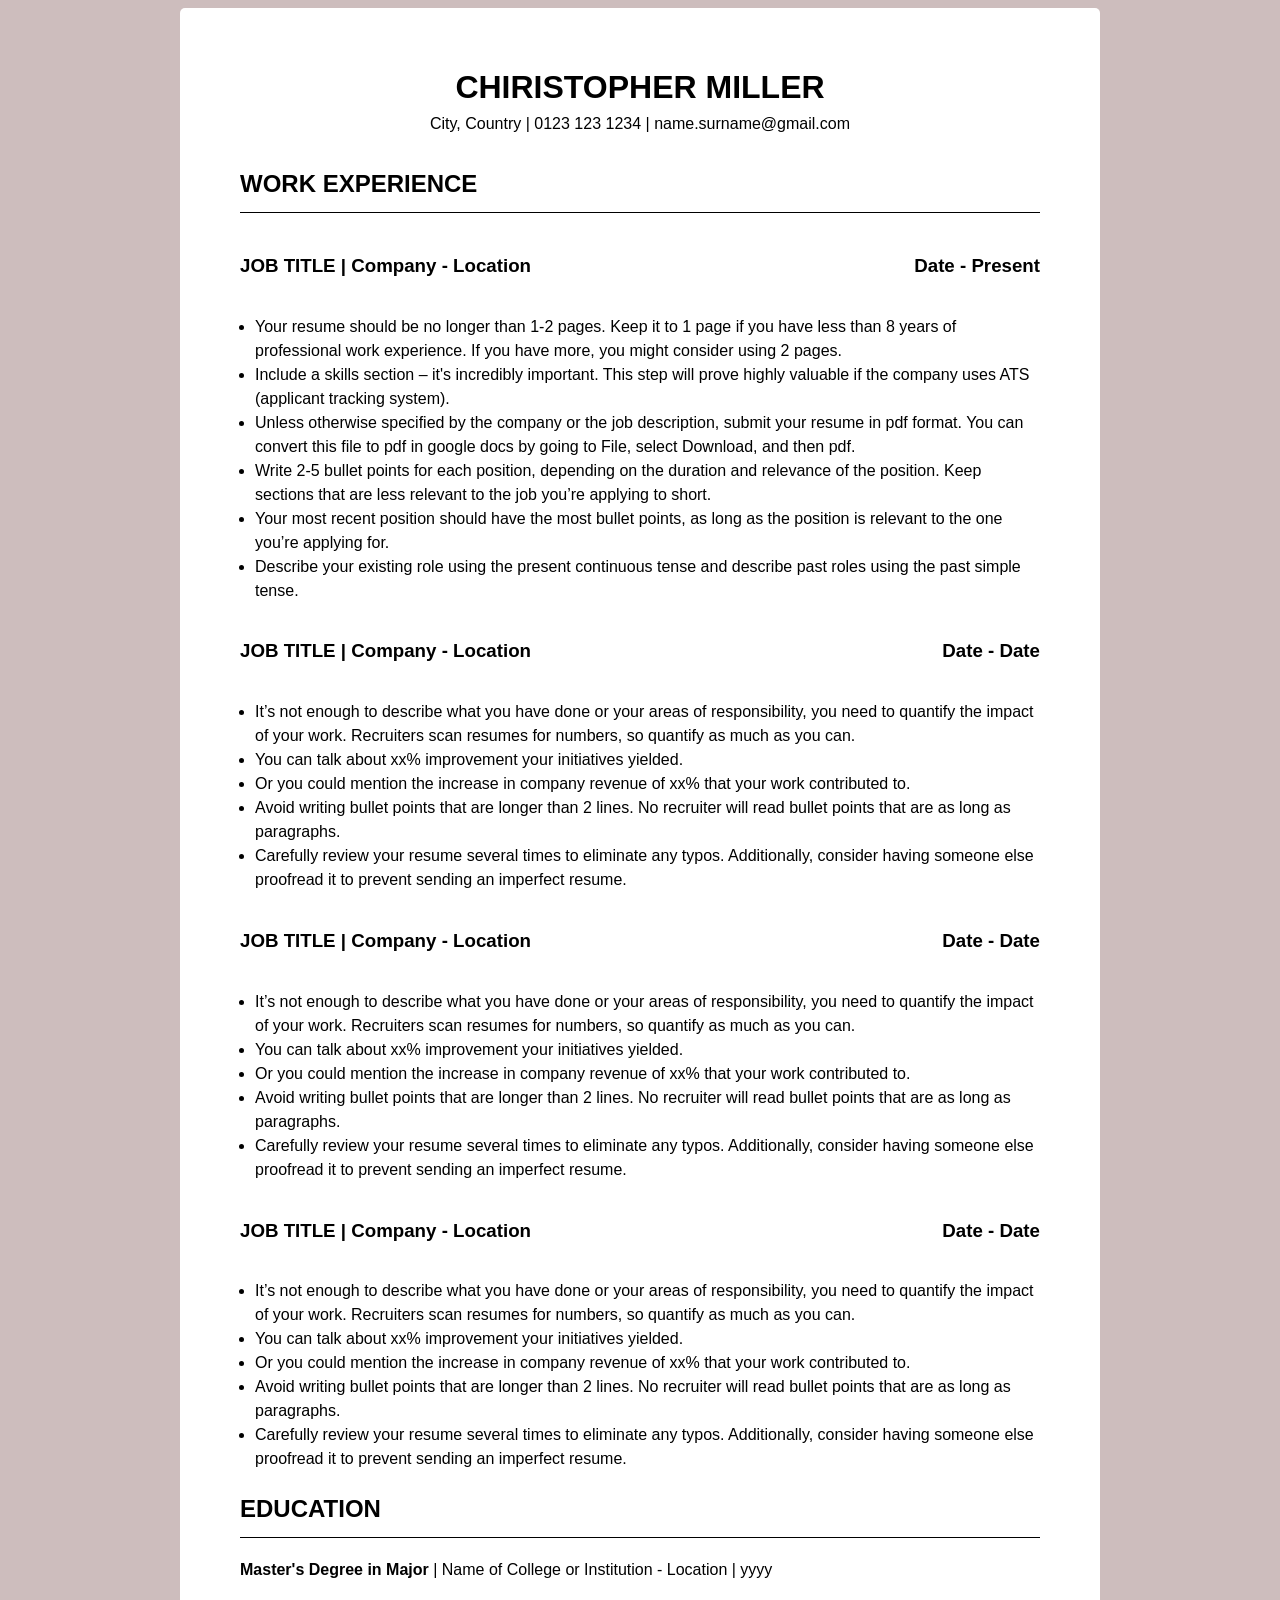
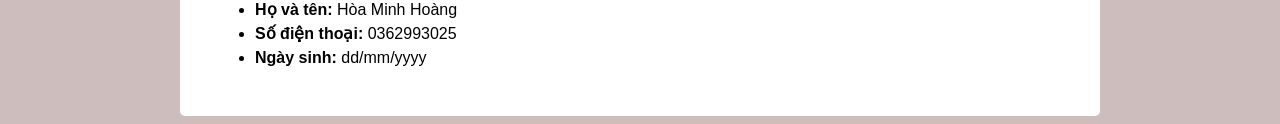
<file: bai1/cv.html>
<!DOCTYPE html>
<html lang="en">
<head>
    <meta charset="UTF-8">
    <meta name="viewport" content="width=device-width, initial-scale=1.0">
    <link rel="stylesheet" href="style.css">
    <title>Document</title>
</head>
<body>
        <div class="container">
            <div class="header">
                <h1 class="td">CHIRISTOPHER MILLER</h1>
                <p class="pd">City, Country | 0123 123 1234 | name.surname@gmail.com</p>
            </div>
            <!-- body -->
            <div class="content">
                <h2 class="pd1">WORK EXPERIENCE</h2>
                 <!-- JOBTITLE 1 -->
                <div class="cartzero">
                    <div class="jotitle0">
                        <h3>JOB TITLE | Company - Location</h3>
                        <h3>Date - Present</h3>
                    </div>
                    <div>
                         <ul>
                            <li>Your resume should be no longer than 1-2 pages. Keep it to 1 page if you have less than 8 years of professional work experience. If you have more, you might consider using 2 pages.</li>
                            <li>Include a skills section – it's incredibly important. This step will prove highly valuable if the company uses ATS (applicant tracking system).</li>
                            <li>Unless otherwise specified by the company or the job description, submit your resume in pdf format. You can convert this file to pdf in google docs by going to File, select Download, and then pdf.</li>
                            <li>Write 2-5 bullet points for each position, depending on the duration and relevance of the position. Keep sections that are less relevant to the job you’re applying to short.</li>
                            <li>Your most recent position should have the most bullet points, as long as the position is relevant to the one you’re applying for.</li>
                            <li>Describe your existing role using the present continuous tense and describe past roles using the past simple tense.</li>
                        </ul>
                    </div>
                </div>
                <!-- JOBTITLE 2 -->
                <div class="cartone">
                     <div class="jotitle1">
                        <h3>JOB TITLE | Company - Location</h3>
                        <h3>Date - Date</h3>
                    </div>
                    <div>
                        <ul>
                            <li>It’s not enough to describe what you have done or your areas of responsibility, you need to quantify the impact of your work. Recruiters scan resumes for numbers, so quantify as much as you can.</li>
                            <li>You can talk about xx% improvement your initiatives yielded.</li>
                            <li>Or you could mention the increase in company revenue of xx% that your work contributed to.</li>
                            <li>Avoid writing bullet points that are longer than 2 lines. No recruiter will read bullet points that are as long as paragraphs.</li>
                            <li>Carefully review your resume several times to eliminate any typos. Additionally, consider having someone else proofread it to prevent sending an imperfect resume.</li>
                        </ul>
                    </div>
                </div>
                 <!-- JOBTITLE 3 -->
                <div class="carttwo">
                    <div class="jotitle2">
                        <h3>JOB TITLE | Company - Location</h3>
                        <h3>Date - Date</h3>
                    </div>
                    <ul>
                            <li>It’s not enough to describe what you have done or your areas of responsibility, you need to quantify the impact of your work. Recruiters scan resumes for numbers, so quantify as much as you can.</li>
                            <li>You can talk about xx% improvement your initiatives yielded.</li>
                            <li>Or you could mention the increase in company revenue of xx% that your work contributed to.</li>
                            <li>Avoid writing bullet points that are longer than 2 lines. No recruiter will read bullet points that are as long as paragraphs.</li>
                            <li>Carefully review your resume several times to eliminate any typos. Additionally, consider having someone else proofread it to prevent sending an imperfect resume.</li>
                    </ul>
                </div>
                 <!-- JOBTITLE 4 -->
                <div class="cartfour">
                     <div class="jotitle4">
                        <h3>JOB TITLE | Company - Location</h3>
                        <h3>Date - Date</h3>
                    </div>
                     <ul>
                            <li>It’s not enough to describe what you have done or your areas of responsibility, you need to quantify the impact of your work. Recruiters scan resumes for numbers, so quantify as much as you can.</li>
                            <li>You can talk about xx% improvement your initiatives yielded.</li>
                            <li>Or you could mention the increase in company revenue of xx% that your work contributed to.</li>
                            <li>Avoid writing bullet points that are longer than 2 lines. No recruiter will read bullet points that are as long as paragraphs.</li>
                            <li>Carefully review your resume several times to eliminate any typos. Additionally, consider having someone else proofread it to prevent sending an imperfect resume.</li>
                    </ul>
                </div>
                 <!-- JOBTITLE 5 -->
                <div class="cartfive">
                    <h2  class="jotitle5">EDUCATION</h2>
                    <p><strong>Master's Degree in Major</strong> | Name of College or Institution - Location | yyyy</p>
                    <ul>
                        <li><strong>Họ và tên:</strong> Hòa Minh Hoàng</li>
                        <li><strong>Số điện thoại:</strong> 0362993025</li>
                        <li><strong>Ngày sinh:</strong> dd/mm/yyyy</li>
                    </ul>
                </div>
            </div>
        </div>
</body> 
</html>
</file>
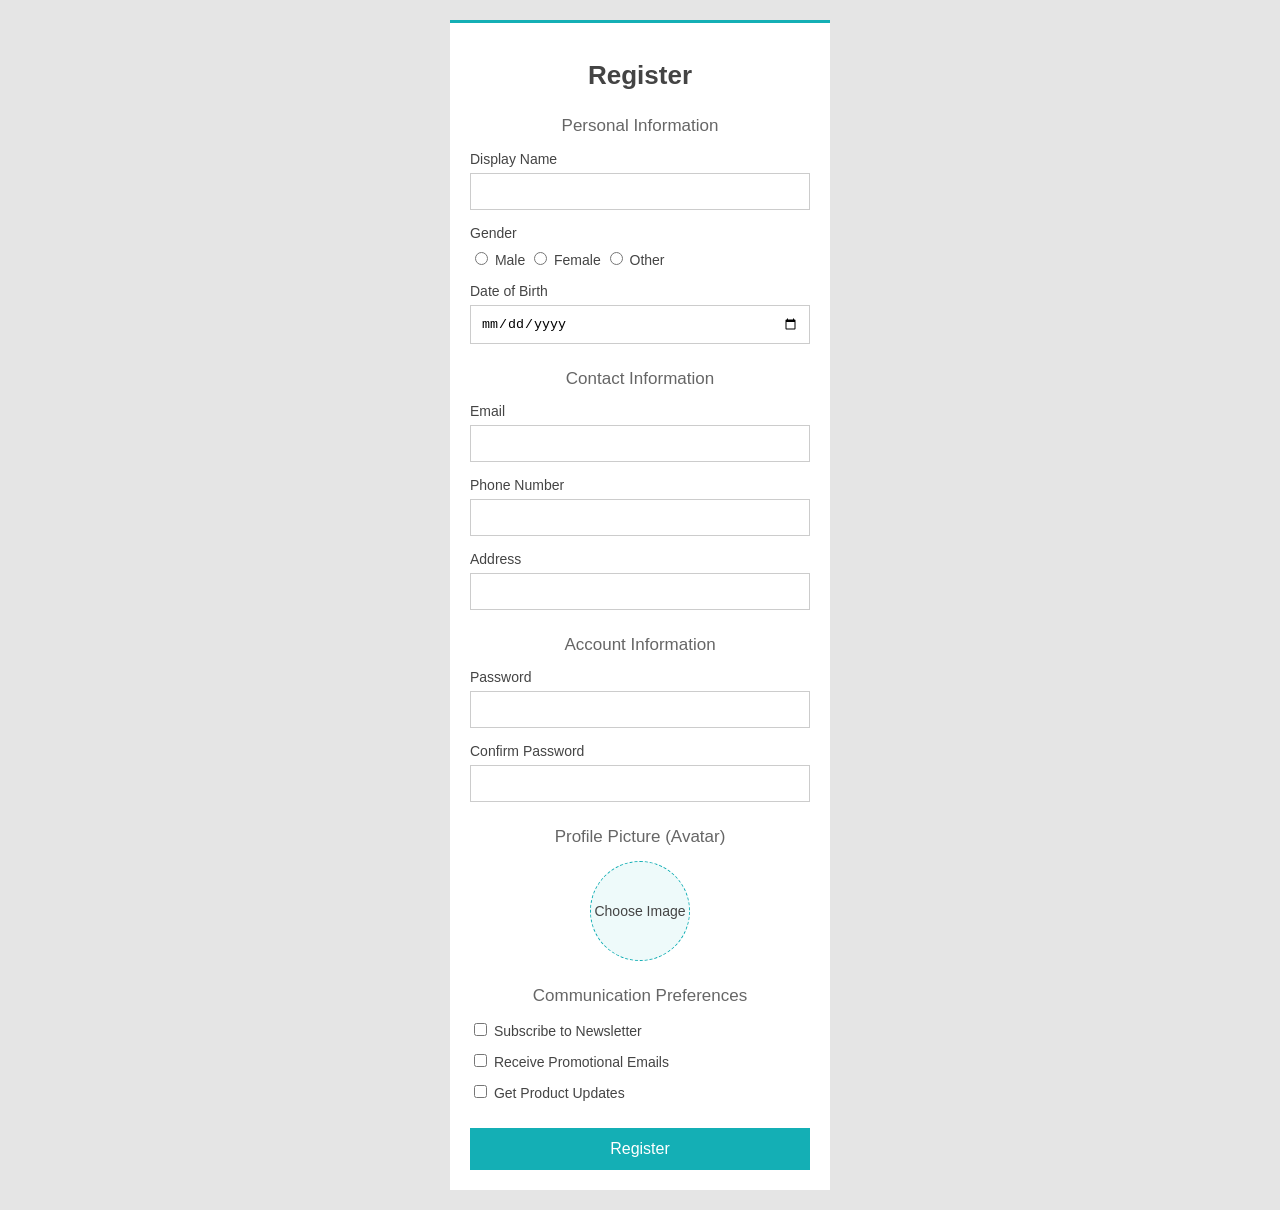
<file: bai3/form.html>
<!DOCTYPE html>
<html lang="en">
<head>
    <meta charset="UTF-8">
    <meta name="viewport" content="width=device-width, initial-scale=1.0">
    <title>Register</title>
    <link rel="stylesheet" href="form.css">
</head>
<body>
    <div class="container">
        <h1>Register</h1>

        <form autocomplete="off" spellcheck="false">
            <h2>Personal Information</h2>

            <div class="form-group">
                <label for="display-name">Display Name</label>
                <input type="text" id="display-name" name="display_name">
            </div>

            <div class="form-group">
                <p>Gender</p>

                <input type="radio" id="male" name="gender" value="male">
                <label for="male">Male</label>

                <input type="radio" id="female" name="gender" value="female">
                <label for="female">Female</label>

                <input type="radio" id="other" name="gender" value="other">
                <label for="other">Other</label>
            </div>

            <div class="form-group">
                <label for="birthday">Date of Birth</label>
                <input type="date" id="birthday" name="birthday">
            </div>

            <h2>Contact Information</h2>

            <div class="form-group">
                <label for="email">Email</label>
                <input type="email" id="email" name="email">
            </div>

            <div class="form-group">
                <label for="phone">Phone Number</label>
                <input type="tel" id="phone" name="phone">
            </div>

            <div class="form-group">
                <label for="address">Address</label>
                <input type="text" id="address" name="address">
            </div>

            <h2>Account Information</h2>

            <div class="form-group">
                <label for="password">Password</label>
                <input type="password" id="password" name="password">
            </div>

            <div class="form-group">
                <label for="confirm-password">Confirm Password</label>
                <input
                    type="password"
                    id="confirm-password"
                    name="confirm_password"
                >
            </div>

            <h2>Profile Picture (Avatar)</h2>

            <div class="avatar">
                <input type="file" id="avatar" name="avatar" accept="image/*">
                <label for="avatar">Choose Image</label>
            </div>

            <h2>Communication Preferences</h2>

            <div class="option">
                <input
                    type="checkbox"
                    id="newsletter"
                    name="newsletter"
                    value="yes"
                >
                <label for="newsletter">Subscribe to Newsletter</label>
            </div>

            <div class="option">
                <input
                    type="checkbox"
                    id="promotion"
                    name="promotion"
                    value="yes"
                >
                <label for="promotion">Receive Promotional Emails</label>
            </div>

            <div class="option">
                <input
                    type="checkbox"
                    id="updates"
                    name="updates"
                    value="yes"
                >
                <label for="updates">Get Product Updates</label>
            </div>

            <button type="submit">Register</button>
        </form>
    </div>
</body>
</html>
</file>
<file: bai1/style.css>
body {
    background-color: rgba(155, 123, 123, 0.493);
    font-family: Calibri, Arial, sans-serif;
    font-size: 16px;
    line-height: 1.5;
}
.container {
    background-color: white;
    max-width: 800px;
    min-height: 800px;
    margin: auto;
    padding: 30px 60px;
    border-radius: 5px;
}
.header {
    text-align: center;
    padding-top: 4px;
}
.pd {
    padding-bottom: 10px;
    display: block;
    margin-top: 0;
}
.td {
    margin-bottom: 1px;
}
.pd1 {
    border-bottom: 1px solid black;
    padding-bottom: 10px;
}
.jotitle0, .jotitle1, .jotitle2, .jotitle4 {
    display: flex;
    justify-content: space-between;
}
.jotitle5 {
    padding-bottom: 10px;
    border-bottom: 1px solid black;
}
ul {
    padding-left: 15px;
}
</file>
<file: bai3/form.css>
* {
    box-sizing: border-box;
}

body {
    margin: 0;
    padding: 20px;
    background-color: #e5e5e5;
    font-family: Arial, sans-serif;
    font-size: 14px;
    color: #444;
}

.container {
    max-width: 380px;
    margin: auto;
    padding: 20px;
    background-color: white;
    border-top: 3px solid #14afb5;
}

h1 {
    text-align: center;
    font-size: 26px;
}

h2 {
    margin-top: 25px;
    text-align: center;
    font-size: 17px;
    font-weight: normal;
    color: #666;
}

.form-group {
    margin-bottom: 15px;
}

.form-group p {
    margin: 0 0 8px;
}

.form-group input:not([type="radio"]) {
    display: block;
    width: 100%;
    margin-top: 6px;
    padding: 10px;
    border: 1px solid #ccc;
}

.avatar {
    text-align: center;
}

#avatar {
    display: none;
}
.avatar label {
    display: block;
    width: 100px;
    height: 100px;
    margin: auto;
    border: 1px dashed #14afb5;
    border-radius: 50%;
    background-color: #eefafa;
    line-height: 98px;
    cursor: pointer;
}

.option {
    margin-bottom: 12px;
}

button {
    width: 100%;
    margin-top: 15px;
    padding: 12px;
    border: none;
    background-color: #14afb5;
    color: white;
    font-size: 16px;
    cursor: pointer;
}
</file>
